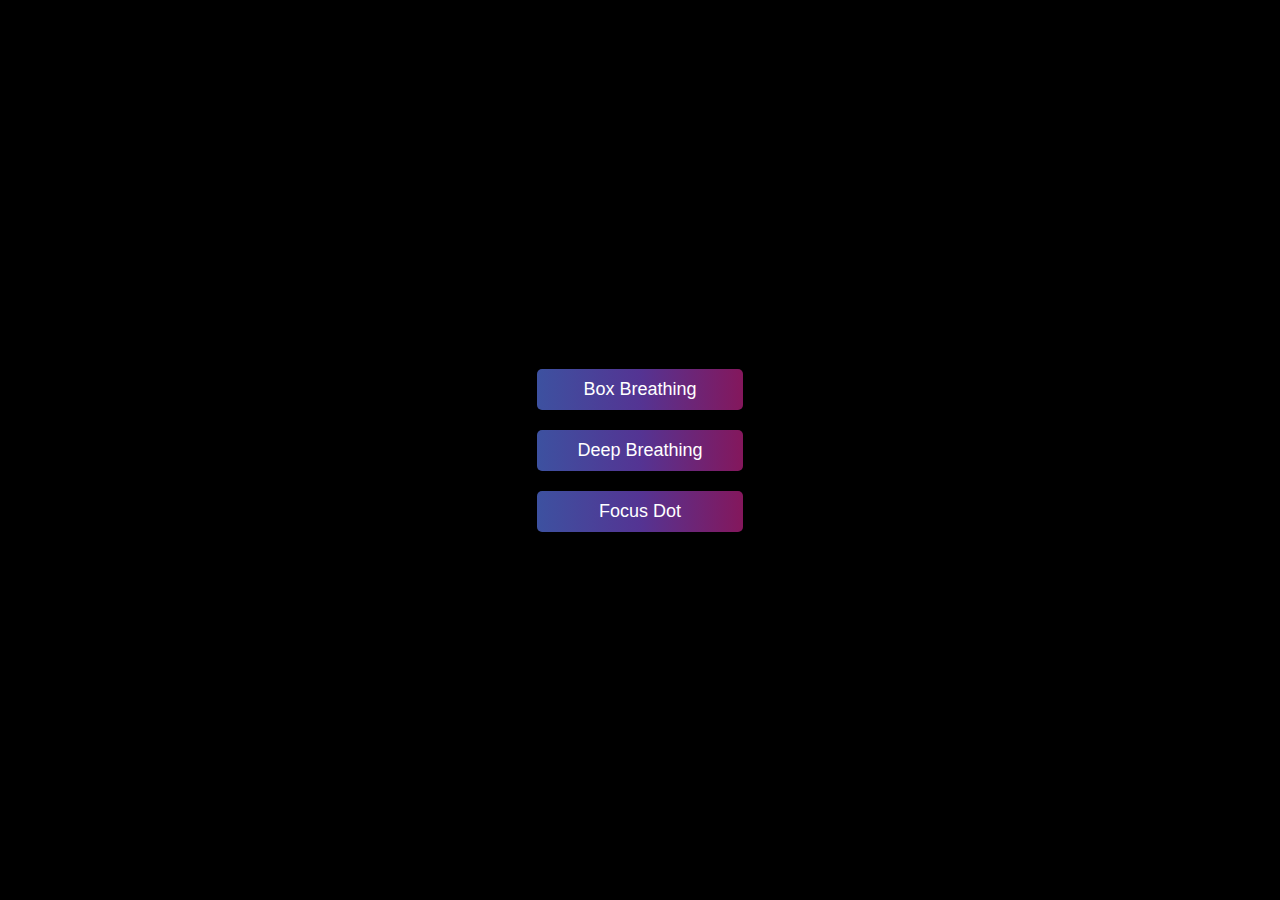
<file: index.html>
<!DOCTYPE html>
<html lang="en">
<head>
    <meta charset="UTF-8">
    <meta name="viewport" content="width=device-width, initial-scale=1.0">
    <meta name="theme-color" content="#000" />
    <link rel="apple-touch-icon" href="./icons/icon_180.png">
    <link rel="icon" type="image/png" href="./icons/icon_64.png"/>
    <link rel="manifest" href="./manifest.webmanifest" />
    <title>Focus Breathing</title>
    <style>
        body {
            margin: 0;
            padding: 0;
            display: flex;
            justify-content: center;
            align-items: center;
            height: 100vh;
            background-color: #000;
            font-family: Arial,sans-serif;
        }
        .button {
            padding: 10px 20px;
            font-size: 18px;
            cursor: pointer;
            background: linear-gradient(to right, #3D51A0, #543493, #84175C);
            color: white;
            border: none;
            border-radius: 5px;
            margin: 10px 0;
            text-decoration: none;
            width: 100%;
            text-align: center;
        }
        #main {
            display: flex;
            flex-direction: column;
            justify-content: center;
            align-items: center;
        }
    </style>
</head>
<body>
    <div id="main">
        <a href="./boxbreathing/" class="button">Box Breathing</a>
        <a href="./deepbreathing/" class="button">Deep Breathing</a>
        <a href="./focusdot/" class="button">Focus Dot</a>
    </div>

    <script>
        if ('serviceWorker' in navigator) {
            navigator.serviceWorker
                .register('./sw.js', {scope: './'})
                .then((registration) => {
                    registration.update()
                })
        };
    </script>
</body>
</html>
</file>
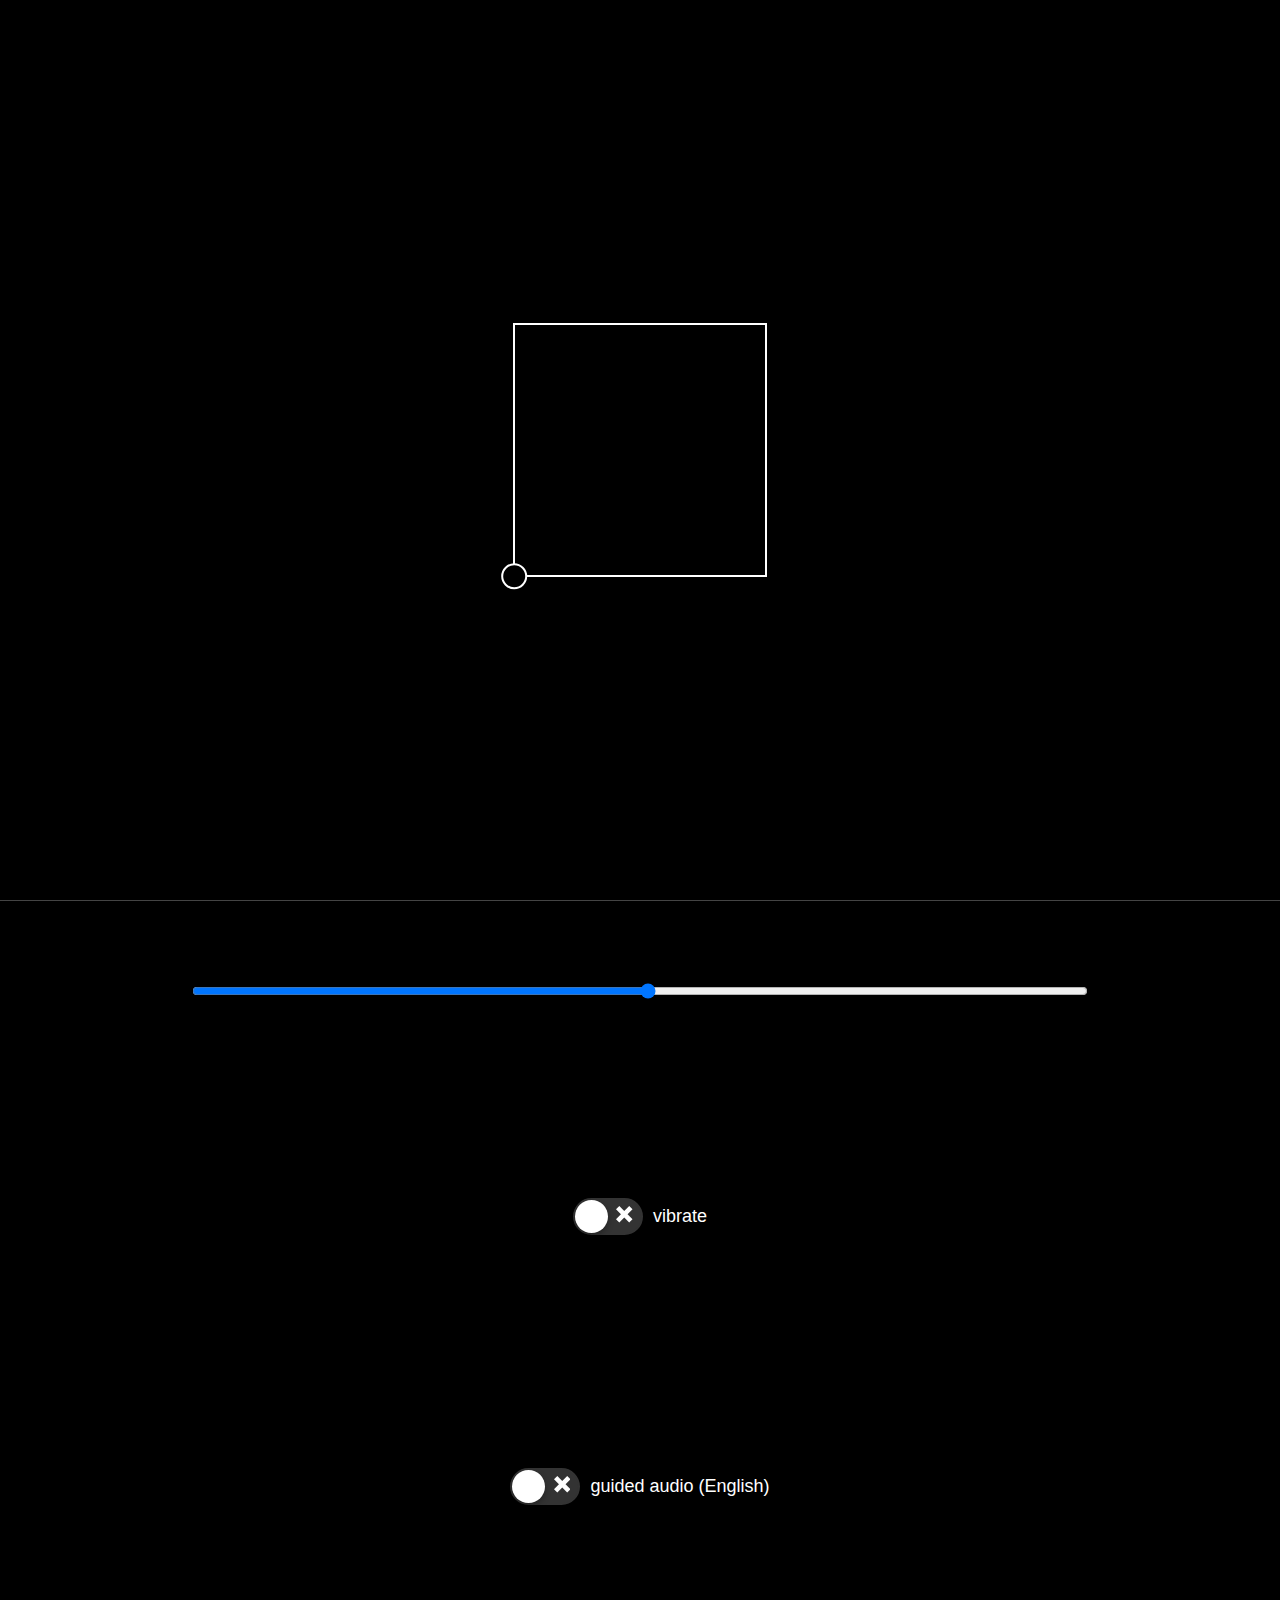
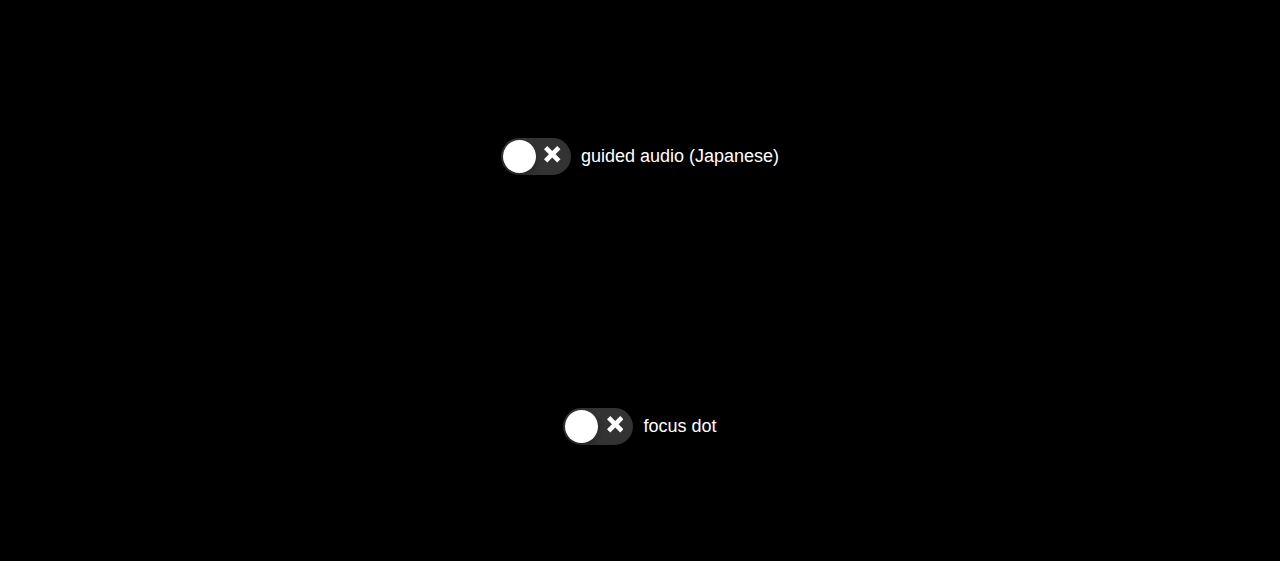
<file: boxbreathing/index.html>
<!DOCTYPE html>
<html lang="en">
<head>
    <meta charset="UTF-8">
    <meta http-equiv="X-UA-Compatible" content="IE=edge">
    <meta name="viewport" content="width=device-width, initial-scale=1.0">
    <meta name="theme-color" content="#000000" />
    <title>Box Breathing</title>
    <link rel="stylesheet" href="../checkbox.css">
    <script>
        window.addEventListener('load', () => {
            const count = document.getElementById("count");
            const pinput = document.getElementById("pi_input");
            const boxel = document.getElementById('box');
            const el = document.getElementById('breath-indicator');
            const el2 = document.getElementById('dot');
            const vibratebox = document.getElementById('vibrate');
            const gaenbox = document.getElementById('guided-audio-en');
            const gajabox = document.getElementById('guided-audio-ja');
            const focusdot = document.getElementById('focus-dot');
            const focuspoint = document.getElementById('focus-point');
            var timer1 = null;
            var timer2 = null;
            var animationInterval = null;
            var cnt = 0;
            var cnta = 0;
            var audioFileName = "";

            pinput.addEventListener("input", (event) => {
                animationRestart()
            });

            vibratebox.addEventListener("change", () => {
                animationRestart()
            });

            gaenbox.addEventListener("change", () => {
                animationRestart()
            });

            gajabox.addEventListener("change", () => {
                animationRestart()
            });

            focusdot.addEventListener("change", () => {
                animationRestart()
            });

            function animationRestart() {
                clearInterval(timer1);
                clearInterval(timer2);
                clearInterval(animationInterval);
                cnt = 0;
                cnta = 0;
                if (vibratebox.checked) {
                    timer1 = setInterval(vibrateEvent, 4000);
                }
                if (gaenbox.checked || gajabox.checked) {
                    timer2 = setInterval(guidedAudio, 4000);
                }
                if (focusdot.checked) {
                    el.style.opacity = 0.0;
                    focuspoint.style.display = 'block';
                    if (vibratebox.checked || gaenbox.checked || gajabox.checked) {
                        boxel.style.opacity = 0.0;
                        el2.style.opacity = 0.0;
                    } else {
                        boxel.style.opacity = 0.4;
                        el2.style.opacity = 0.4;
                    }
                    animationInterval = setInterval(animateFocusPoint, 1000);
                } else {
                    boxel.style.opacity = 1.0;
                    el.style.opacity = 1.0;
                    el2.style.opacity = 1.0;
                    focuspoint.style.display = 'none';
                }
                count.textContent = pinput.value + " (" + toTime(pinput.valueAsNumber * 16) + ")";
                el.style.animation = 'none';
                el.offsetHeight;
                el.style.animation = null;
                el.style.animationIterationCount = pinput.valueAsNumber + 0.25;
                el2.style.animation = 'none';
                el2.offsetHeight;
                el2.style.animation = null;
                el2.style.animationIterationCount = pinput.valueAsNumber + 0.25;
            }

            function vibrateEvent() {
                cnt++;
                if (cnt > pinput.valueAsNumber * 4 && timer1 != null) {
                    clearInterval(timer1);
                    cnt = 0;
                    setTimeout(() => {
                        navigator.vibrate(1001);
                    }, 500);
                }
                navigator.vibrate(1001);
                setTimeout(() => {
                    navigator.vibrate(0);
                }, 150);
            }

            function guidedAudio() {
                cnta++;
                var audio = new Audio();
                audioFileName = gaenbox.checked ? "en" : "ja"
                if (cnta > pinput.valueAsNumber * 4 && timer2 != null) {
                    clearInterval(timer2);
                    cnta = 0;
                    audio.src = '../guided_audio/finish_' + audioFileName + '.mp3';
                }
                switch ((cnta - 1) % 4 + 1) {
                    case 1:
                        audio.src = '../guided_audio/inhale_' + audioFileName + '.mp3';
                        break;
                    case 2:
                        audio.src = '../guided_audio/hold_' + audioFileName + '.mp3';
                        break;
                    case 3:
                        audio.src = '../guided_audio/exhale_' + audioFileName + '.mp3';
                        break;
                    case 4:
                        audio.src = '../guided_audio/hold_' + audioFileName + '.mp3';
                        break;
                    default:
                }
                audio.play();
            }

            function animateFocusPoint() {
                focuspoint.style.transform = 'scale(1.2)';
                setTimeout(() => {
                    focuspoint.style.transform = 'scale(1)';
                }, 500);
            }
        })

        function toTime(seconds) {
            var date = new Date(null);
            date.setSeconds(seconds);
            return date.toISOString().substr(14, 5);
        }

        let wakeLock = null;

        const requestWakeLock = async () => {
            try {
                wakeLock = await navigator.wakeLock.request('screen');
            } catch (err) {
            }
        };

        requestWakeLock();

        window.setTimeout(() => {
            wakeLock.release();
            wakeLock = null;
        }, 1000*60*16);

        const handleVisibilityChange = async () => {
            if (wakeLock !== null && document.visibilityState === 'visible') {
                requestWakeLock();
            }
        };

        document.addEventListener('visibilitychange', handleVisibilityChange);
    </script>
</head>
<body>
    <div id="visual">
        <div id="box-breathing-container">
            <div id="box-container">
                <div id="box"></div>
                <div id="breath-indicator"></div>
                <div id="dot"></div>
                <div id="focus-point"></div>
            </div>
        </div>
        <div id="count-container">
            <input type="range" id="pi_input" name="pi_input" min="0" max="57" style="width: 70%;" />
            <output id="count"></output>
        </div>
        <div id="checkbox-container">
            <div class="ic-Super-toggle--on-off">
                <input type="checkbox" id="vibrate" name="vibrate" class="ic-Super-toggle__input" />
                <label class="ic-Super-toggle__label" for="vibrate">
                    <div class="ic-Super-toggle__screenreader">Enable flux capacitor</div>
                    <div class="ic-Super-toggle__disabled-msg" data-checked="On" data-unchecked="Off" aria-hidden="true"></div>
                    <div class="ic-Super-toggle-switch" aria-hidden="true">
                    <div class="ic-Super-toggle-option-LEFT" aria-hidden="true">
                        <svg class="ic-Super-toggle__svg" xmlns="http://www.w3.org/2000/svg" version="1.1" x="0" y="0" width="548.9" height="548.9" viewBox="0 0 548.9 548.9" xml:space="preserve"><polygon points="449.3 48 195.5 301.8 99.5 205.9 0 305.4 95.9 401.4 195.5 500.9 295 401.4 548.9 147.5 "></polygon></svg>
                    </div>
                    <div class="ic-Super-toggle-option-RIGHT" aria-hidden="true">
                        <svg class="ic-Super-toggle__svg" xmlns="http://www.w3.org/2000/svg" version="1.1" x="0" y="0" viewBox="0 0 28 28" xml:space="preserve"><polygon points="28 22.4 19.6 14 28 5.6 22.4 0 14 8.4 5.6 0 0 5.6 8.4 14 0 22.4 5.6 28 14 19.6 22.4 28 " fill="#030104"></polygon></svg>
                    </div>
                    </div>
                </label>
            </div>
            <label for="vibrate" style="margin-left: 10px;">vibrate</label>
        </div>
        <div id="checkbox-container">
            <div class="ic-Super-toggle--on-off">
                <input type="checkbox" id="guided-audio-en" name="guided-audio-en" class="ic-Super-toggle__input" />
                <label class="ic-Super-toggle__label" for="guided-audio-en">
                    <div class="ic-Super-toggle__screenreader">Enable flux capacitor</div>
                    <div class="ic-Super-toggle__disabled-msg" data-checked="On" data-unchecked="Off" aria-hidden="true"></div>
                    <div class="ic-Super-toggle-switch" aria-hidden="true">
                    <div class="ic-Super-toggle-option-LEFT" aria-hidden="true">
                        <svg class="ic-Super-toggle__svg" xmlns="http://www.w3.org/2000/svg" version="1.1" x="0" y="0" width="548.9" height="548.9" viewBox="0 0 548.9 548.9" xml:space="preserve"><polygon points="449.3 48 195.5 301.8 99.5 205.9 0 305.4 95.9 401.4 195.5 500.9 295 401.4 548.9 147.5 "></polygon></svg>
                    </div>
                    <div class="ic-Super-toggle-option-RIGHT" aria-hidden="true">
                        <svg class="ic-Super-toggle__svg" xmlns="http://www.w3.org/2000/svg" version="1.1" x="0" y="0" viewBox="0 0 28 28" xml:space="preserve"><polygon points="28 22.4 19.6 14 28 5.6 22.4 0 14 8.4 5.6 0 0 5.6 8.4 14 0 22.4 5.6 28 14 19.6 22.4 28 " fill="#030104"></polygon></svg>
                    </div>
                    </div>
                </label>
            </div>
            <label for="guided-audio-en" style="margin-left: 10px;">guided audio (English)</label>
        </div>
        <div id="checkbox-container">
            <div class="ic-Super-toggle--on-off">
                <input type="checkbox" id="guided-audio-ja" name="guided-audio-ja" class="ic-Super-toggle__input" />
                <label class="ic-Super-toggle__label" for="guided-audio-ja">
                    <div class="ic-Super-toggle__screenreader">Enable flux capacitor</div>
                    <div class="ic-Super-toggle__disabled-msg" data-checked="On" data-unchecked="Off" aria-hidden="true"></div>
                    <div class="ic-Super-toggle-switch" aria-hidden="true">
                    <div class="ic-Super-toggle-option-LEFT" aria-hidden="true">
                        <svg class="ic-Super-toggle__svg" xmlns="http://www.w3.org/2000/svg" version="1.1" x="0" y="0" width="548.9" height="548.9" viewBox="0 0 548.9 548.9" xml:space="preserve"><polygon points="449.3 48 195.5 301.8 99.5 205.9 0 305.4 95.9 401.4 195.5 500.9 295 401.4 548.9 147.5 "></polygon></svg>
                    </div>
                    <div class="ic-Super-toggle-option-RIGHT" aria-hidden="true">
                        <svg class="ic-Super-toggle__svg" xmlns="http://www.w3.org/2000/svg" version="1.1" x="0" y="0" viewBox="0 0 28 28" xml:space="preserve"><polygon points="28 22.4 19.6 14 28 5.6 22.4 0 14 8.4 5.6 0 0 5.6 8.4 14 0 22.4 5.6 28 14 19.6 22.4 28 " fill="#030104"></polygon></svg>
                    </div>
                    </div>
                </label>
            </div>
            <label for="guided-audio-ja" style="margin-left: 10px;">guided audio (Japanese)</label>
        </div>
        <div id="checkbox-container">
            <div class="ic-Super-toggle--on-off">
                <input type="checkbox" id="focus-dot" name="focus-dot" class="ic-Super-toggle__input" />
                <label class="ic-Super-toggle__label" for="focus-dot">
                    <div class="ic-Super-toggle__screenreader">Enable flux capacitor</div>
                    <div class="ic-Super-toggle__disabled-msg" data-checked="On" data-unchecked="Off" aria-hidden="true"></div>
                    <div class="ic-Super-toggle-switch" aria-hidden="true">
                    <div class="ic-Super-toggle-option-LEFT" aria-hidden="true">
                        <svg class="ic-Super-toggle__svg" xmlns="http://www.w3.org/2000/svg" version="1.1" x="0" y="0" width="548.9" height="548.9" viewBox="0 0 548.9 548.9" xml:space="preserve"><polygon points="449.3 48 195.5 301.8 99.5 205.9 0 305.4 95.9 401.4 195.5 500.9 295 401.4 548.9 147.5 "></polygon></svg>
                    </div>
                    <div class="ic-Super-toggle-option-RIGHT" aria-hidden="true">
                        <svg class="ic-Super-toggle__svg" xmlns="http://www.w3.org/2000/svg" version="1.1" x="0" y="0" viewBox="0 0 28 28" xml:space="preserve"><polygon points="28 22.4 19.6 14 28 5.6 22.4 0 14 8.4 5.6 0 0 5.6 8.4 14 0 22.4 5.6 28 14 19.6 22.4 28 " fill="#030104"></polygon></svg>
                    </div>
                    </div>
                </label>
            </div>
            <label for="focus-dot" style="margin-left: 10px;">focus dot</label>
        </div>
    </div>
</body>
<style>
    :root {
        --bg-color: #000000;

        --animation-options: 16s infinite cubic-bezier(0.2, 0, 0.8, 1);

        --dot-size: 1.2rem;
        --box-border-width: 2px;
        --box-border-color: white;
        --box-side-length: calc(min(50vmin, 250px));
        --box-fill-color-transition: #47535E;
        --box-fill-color: #8EA6BB;

        --breath-gradient: linear-gradient(
            135deg,
            var(--box-fill-color) 0%,
            var(--box-fill-color-transition) 30%,
            var(--bg-color) 75%
        );


        font-size: calc(min(18px, 5vmin));

    }

    body {
        background-color: var(--bg-color);
        color: var(--box-border-color);
        font-family: Arial,sans-serif;
        margin: 0;
    }

    :root::-webkit-scrollbar { width: 0 }
    :root { scrollbar-width: none; }

    #box-breathing-container {
        display: flex;
        justify-content: center;
        align-items: center;
        height: 100vh;

        border-bottom: 1px solid #444;
    }

    #box-container {
        display: flex;
        justify-content: center;
        align-items: center;
        position: relative;
    }
    
    #box {
        width: var(--box-side-length);
        height: var(--box-side-length);
        border: var(--box-border-width) solid var(--box-border-color);
    }

    #count-container {
        display: flex;
        flex-flow: column;
        justify-content: center;
        align-items: center;
        height: 20vh;
    }

    #checkbox-container {
        display: flex;
        justify-content: center;
        align-items: center;
        height: 30vh;
    }
    
    #breath-indicator {
        background: var(--breath-gradient);
        background-size: 700% 700%;
        width: 100%;
        position: absolute;
        box-sizing: border-box;
        bottom: 0;
        border-top: var(--box-border-width) solid var(--box-border-color);
        z-index: -1;

        animation: breath-indicator-animation var(--animation-options);
    }

    @keyframes breath-indicator-animation {
        0% { height: 0%; background-position: 100% 50%; }
        25% { height: 0%; background-position: 100% 50%; }
        50% { height: 100%; background-position: 0% 0%; }
        75% { height: 100%; background-position: 0% 0%; }
        100% { height: 0%; background-position: 100% 50%; }
    }

    #dot {
        width: var(--dot-size);
        height: var(--dot-size);
        position: absolute;
        transform: translate(-50%, -50%);
        border: var(--box-border-width) solid var(--box-border-color);
        border-radius: 400rem;
        background: #000000;
        animation: dot-animation var(--animation-options);
        
        display: flex;
        justify-content: center;
        align-items: center;
        font-size: 0.7em;

        font-family: monospace;
        font-weight: 800;
        color: #ffff;

        left: calc(0% + var(--box-border-width)/2);
        top: calc(100% - var(--box-border-width)/2);
    }

    @keyframes dot-animation {
        0% {
            left: calc(100% - var(--box-border-width)/2);
            top: calc(100% - var(--box-border-width)/2);
            background-position: 100% 50%;
        }
        25% {
            left: calc(0% + var(--box-border-width)/2);
            top: calc(100% - var(--box-border-width)/2);
            background-position: 100% 50%;
        }
        50% {
            left: calc(0% + var(--box-border-width)/2);
            top: calc(0% + var(--box-border-width)/2);
            background-position: 0% 0%;
        }
        75% {
            left: calc(100% - var(--box-border-width)/2);
            top: calc(0% + var(--box-border-width)/2);
            background-position: 0% 0%;
        }
        100% {
            left: calc(100% - var(--box-border-width)/2);
            top: calc(100% - var(--box-border-width)/2);
            background-position: 100% 50%;
        }
    }

    #focus-point {
        width: 10px;
        height: 10px;
        background-color: var(--box-fill-color);
        border-radius: 50%;
        transition: transform 0.5s ease;
        position: absolute;
        display: none;
    }
</style>
</html>
</file>
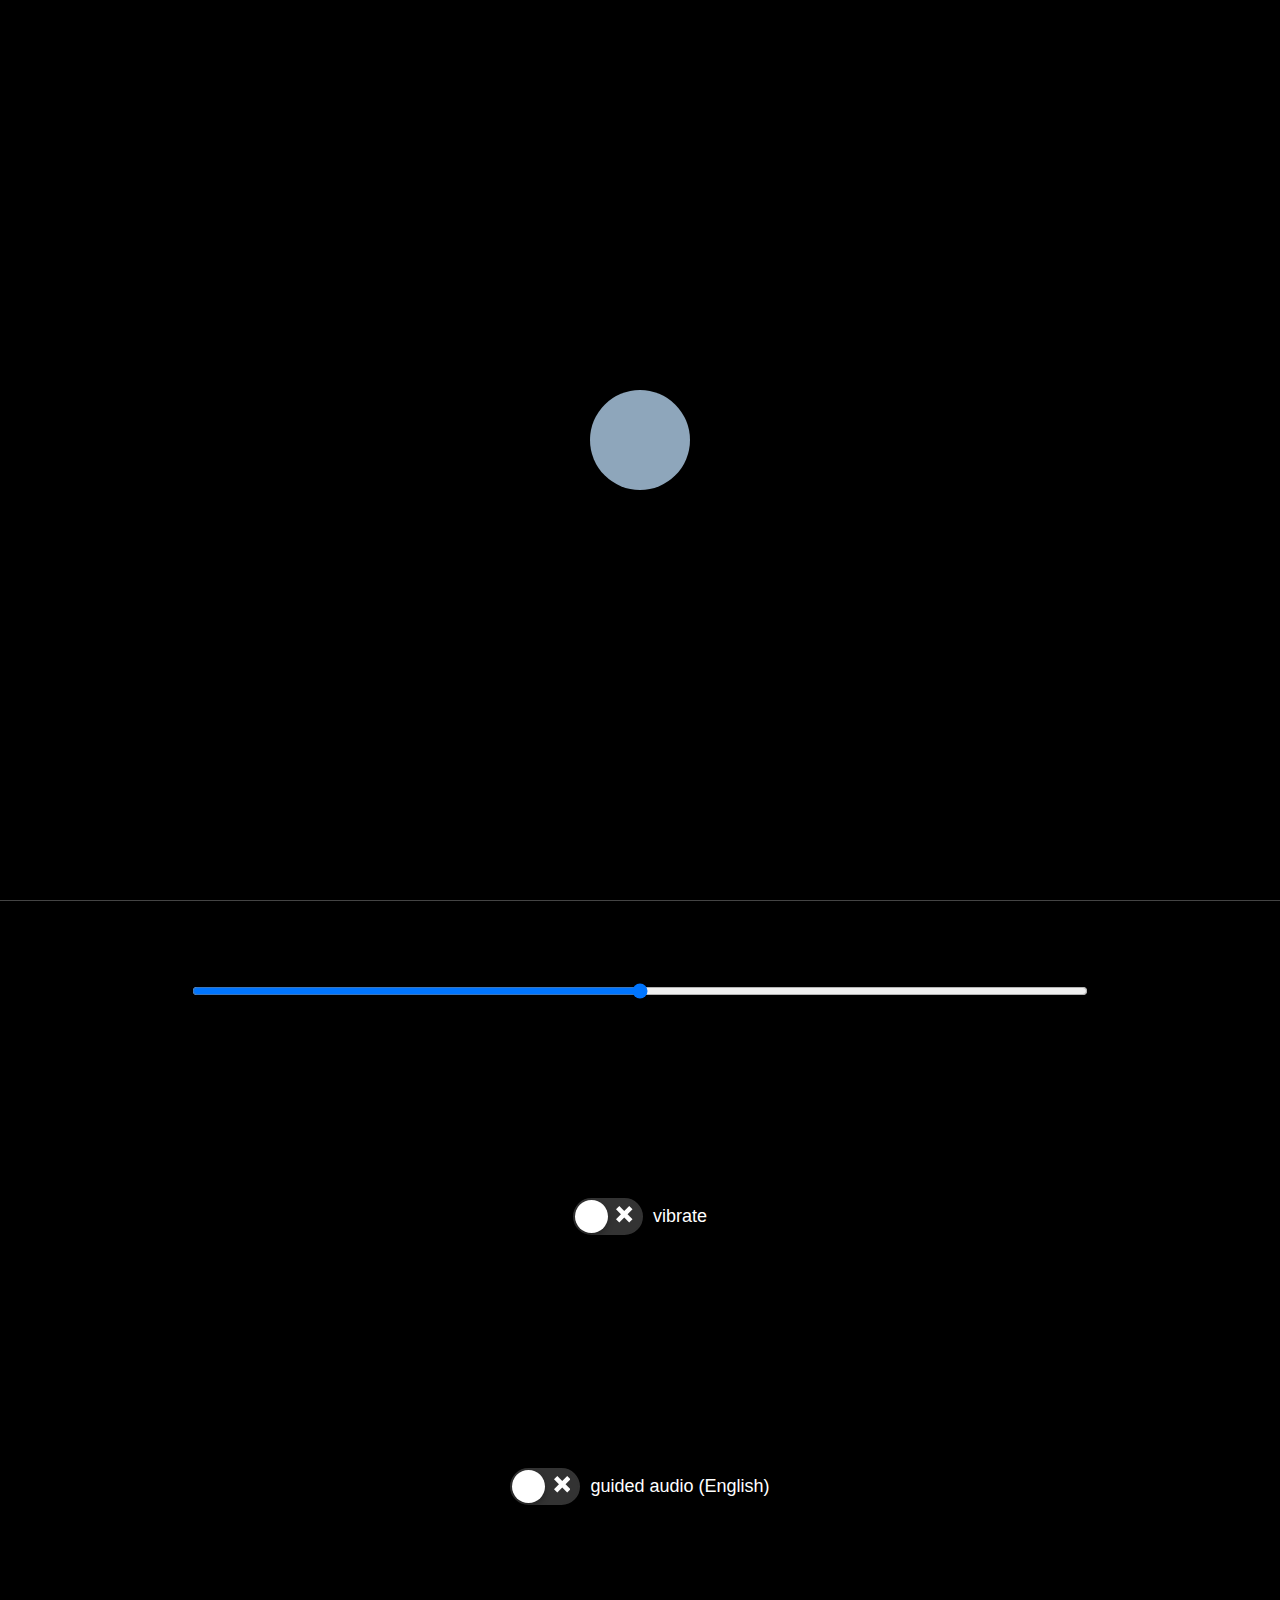
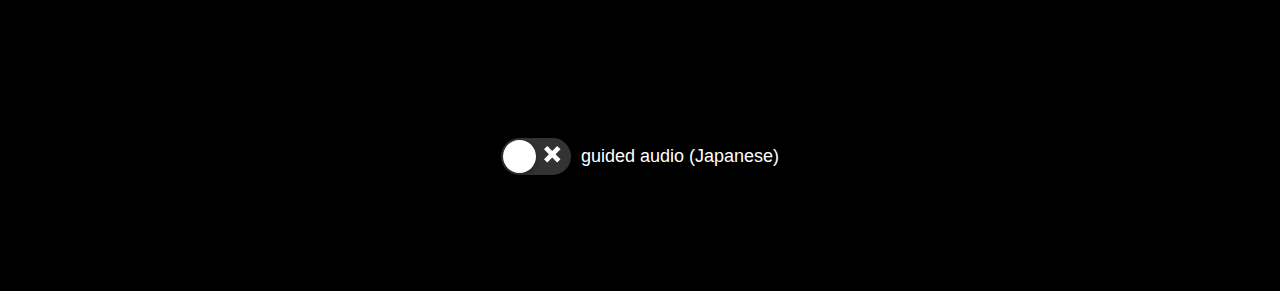
<file: deepbreathing/index.html>
<!DOCTYPE html>
<html lang="en">
<head>
    <meta charset="UTF-8">
    <meta http-equiv="X-UA-Compatible" content="IE=edge">
    <meta name="viewport" content="width=device-width, initial-scale=1.0">
    <meta name="theme-color" content="#000000" />
    <title>Deep Breathing</title>
    <link rel="stylesheet" href="../checkbox.css">
    <script>
        window.addEventListener('load', () => {
            const count = document.getElementById("count");
            const pinput = document.getElementById("pi_input");
            const circle = document.getElementById('circle');
            const vibratebox = document.getElementById('vibrate');
            const gaenbox = document.getElementById('guided-audio-en');
            const gajabox = document.getElementById('guided-audio-ja');
            var timer1 = null;
            var timer2 = null;
            var cnt = 0;
            var cnta = 0;
            var audioFileName = "";

            pinput.addEventListener("input", (event) => {
                animationRestart()
            });

            vibratebox.addEventListener("change", () => {
                animationRestart()
            });

            gaenbox.addEventListener("change", () => {
                animationRestart()
            });

            gajabox.addEventListener("change", () => {
                animationRestart()
            });

            function animationRestart() {
                clearInterval(timer1);
                clearInterval(timer2);
                cnt = 0;
                cnta = 0;
                if (vibratebox.checked) {
                    timer1 = setInterval(vibrateEvent, 5000);
                }
                if (gaenbox.checked || gajabox.checked) {
                    timer2 = setInterval(guidedAudio, 5000);
                }
                count.textContent = pinput.value + " (" + toTime(pinput.valueAsNumber * 10) + ")";
                circle.style.animation = 'none';
                circle.offsetHeight;
                circle.style.animation = null;
                circle.style.animationIterationCount = pinput.valueAsNumber + 0.5;
            }

            function vibrateEvent() {
                cnt++;
                if (cnt > pinput.valueAsNumber * 2 && timer1 != null) {
                    clearInterval(timer1);
                    cnt = 0;
                    setTimeout(() => {
                        navigator.vibrate(1001);
                    }, 500);
                }
                navigator.vibrate(1001);
                setTimeout(() => {
                    navigator.vibrate(0);
                }, 150);
            }

            function guidedAudio() {
                cnta++;
                var audio = new Audio();
                audioFileName = gaenbox.checked ? "en" : "ja"
                if (cnta > pinput.valueAsNumber * 2 && timer2 != null) {
                    clearInterval(timer2);
                    cnta = 0;
                    audio.src = '../guided_audio/finish_' + audioFileName + '.mp3';
                }
                switch ((cnta - 1) % 2 + 1) {
                    case 1:
                        audio.src = '../guided_audio/inhale_' + audioFileName + '.mp3';
                        break;
                    case 2:
                        audio.src = '../guided_audio/exhale_' + audioFileName + '.mp3';
                        break;
                    default:
                }
                audio.play();
            }
        })

        function toTime(seconds) {
            var date = new Date(null);
            date.setSeconds(seconds);
            return date.toISOString().substr(14, 5);
        }

        let wakeLock = null;

        const requestWakeLock = async () => {
            try {
                wakeLock = await navigator.wakeLock.request('screen');
            } catch (err) {
            }
        };

        requestWakeLock();

        window.setTimeout(() => {
            wakeLock.release();
            wakeLock = null;
        }, 1000*60*16);

        const handleVisibilityChange = async () => {
            if (wakeLock !== null && document.visibilityState === 'visible') {
                requestWakeLock();
            }
        };

        document.addEventListener('visibilitychange', handleVisibilityChange);
    </script>
</head>
<body>
    <div id="visual">
        <div id="breathing-container">
            <div id="circle"></div>
        </div>
        <div id="count-container">
            <input type="range" id="pi_input" name="pi_input" min="0" max="90" style="width: 70%;" />
            <output id="count"></output>
        </div>
        <div id="checkbox-container">
            <div class="ic-Super-toggle--on-off">
                <input type="checkbox" id="vibrate" name="vibrate" class="ic-Super-toggle__input" />
                <label class="ic-Super-toggle__label" for="vibrate">
                    <div class="ic-Super-toggle__screenreader">Enable flux capacitor</div>
                    <div class="ic-Super-toggle__disabled-msg" data-checked="On" data-unchecked="Off" aria-hidden="true"></div>
                    <div class="ic-Super-toggle-switch" aria-hidden="true">
                    <div class="ic-Super-toggle-option-LEFT" aria-hidden="true">
                        <svg class="ic-Super-toggle__svg" xmlns="http://www.w3.org/2000/svg" version="1.1" x="0" y="0" width="548.9" height="548.9" viewBox="0 0 548.9 548.9" xml:space="preserve"><polygon points="449.3 48 195.5 301.8 99.5 205.9 0 305.4 95.9 401.4 195.5 500.9 295 401.4 548.9 147.5 "></polygon></svg>
                    </div>
                    <div class="ic-Super-toggle-option-RIGHT" aria-hidden="true">
                        <svg class="ic-Super-toggle__svg" xmlns="http://www.w3.org/2000/svg" version="1.1" x="0" y="0" viewBox="0 0 28 28" xml:space="preserve"><polygon points="28 22.4 19.6 14 28 5.6 22.4 0 14 8.4 5.6 0 0 5.6 8.4 14 0 22.4 5.6 28 14 19.6 22.4 28 " fill="#030104"></polygon></svg>
                    </div>
                    </div>
                </label>
            </div>
            <label for="vibrate" style="margin-left: 10px;">vibrate</label>
        </div>
        <div id="checkbox-container">
            <div class="ic-Super-toggle--on-off">
                <input type="checkbox" id="guided-audio-en" name="guided-audio-en" class="ic-Super-toggle__input" />
                <label class="ic-Super-toggle__label" for="guided-audio-en">
                    <div class="ic-Super-toggle__screenreader">Enable flux capacitor</div>
                    <div class="ic-Super-toggle__disabled-msg" data-checked="On" data-unchecked="Off" aria-hidden="true"></div>
                    <div class="ic-Super-toggle-switch" aria-hidden="true">
                    <div class="ic-Super-toggle-option-LEFT" aria-hidden="true">
                        <svg class="ic-Super-toggle__svg" xmlns="http://www.w3.org/2000/svg" version="1.1" x="0" y="0" width="548.9" height="548.9" viewBox="0 0 548.9 548.9" xml:space="preserve"><polygon points="449.3 48 195.5 301.8 99.5 205.9 0 305.4 95.9 401.4 195.5 500.9 295 401.4 548.9 147.5 "></polygon></svg>
                    </div>
                    <div class="ic-Super-toggle-option-RIGHT" aria-hidden="true">
                        <svg class="ic-Super-toggle__svg" xmlns="http://www.w3.org/2000/svg" version="1.1" x="0" y="0" viewBox="0 0 28 28" xml:space="preserve"><polygon points="28 22.4 19.6 14 28 5.6 22.4 0 14 8.4 5.6 0 0 5.6 8.4 14 0 22.4 5.6 28 14 19.6 22.4 28 " fill="#030104"></polygon></svg>
                    </div>
                    </div>
                </label>
            </div>
            <label for="guided-audio-en" style="margin-left: 10px;">guided audio (English)</label>
        </div>
        <div id="checkbox-container">
            <div class="ic-Super-toggle--on-off">
                <input type="checkbox" id="guided-audio-ja" name="guided-audio-ja" class="ic-Super-toggle__input" />
                <label class="ic-Super-toggle__label" for="guided-audio-ja">
                    <div class="ic-Super-toggle__screenreader">Enable flux capacitor</div>
                    <div class="ic-Super-toggle__disabled-msg" data-checked="On" data-unchecked="Off" aria-hidden="true"></div>
                    <div class="ic-Super-toggle-switch" aria-hidden="true">
                    <div class="ic-Super-toggle-option-LEFT" aria-hidden="true">
                        <svg class="ic-Super-toggle__svg" xmlns="http://www.w3.org/2000/svg" version="1.1" x="0" y="0" width="548.9" height="548.9" viewBox="0 0 548.9 548.9" xml:space="preserve"><polygon points="449.3 48 195.5 301.8 99.5 205.9 0 305.4 95.9 401.4 195.5 500.9 295 401.4 548.9 147.5 "></polygon></svg>
                    </div>
                    <div class="ic-Super-toggle-option-RIGHT" aria-hidden="true">
                        <svg class="ic-Super-toggle__svg" xmlns="http://www.w3.org/2000/svg" version="1.1" x="0" y="0" viewBox="0 0 28 28" xml:space="preserve"><polygon points="28 22.4 19.6 14 28 5.6 22.4 0 14 8.4 5.6 0 0 5.6 8.4 14 0 22.4 5.6 28 14 19.6 22.4 28 " fill="#030104"></polygon></svg>
                    </div>
                    </div>
                </label>
            </div>
            <label for="guided-audio-ja" style="margin-left: 10px;">guided audio (Japanese)</label>
        </div>
    </div>
</body>
<style>
    :root {
        --bg-color: #000;
        font-size: calc(min(18px, 5vmin));
    }

    #circle {
        width: 100px;
        height: 100px;
        border-radius: 50%;
        background-color: #8ea6bb;
        margin: 0 auto 20px;
        animation: breathe 10s ease-in-out infinite;
    }

    @keyframes breathe {
        0%, 100% {
            transform: scale(3);
        }
        50% {
            transform: scale(1);
        }
    }

    body {
        font-family: Arial,sans-serif;
        background-color: var(--bg-color);
        color: white;
        margin: 0;
    }

    :root::-webkit-scrollbar { width: 0 }
    :root { scrollbar-width: none; }
    
    #breathing-container {
        display: flex;
        justify-content: center;
        align-items: center;
        height: 100vh;

        border-bottom: 1px solid #444;
    }

    #count-container {
        display: flex;
        flex-flow: column;
        justify-content: center;
        align-items: center;
        height: 20vh;
    }

    #checkbox-container {
        display: flex;
        justify-content: center;
        align-items: center;
        height: 30vh;
    }
</style>
</html>
</file>
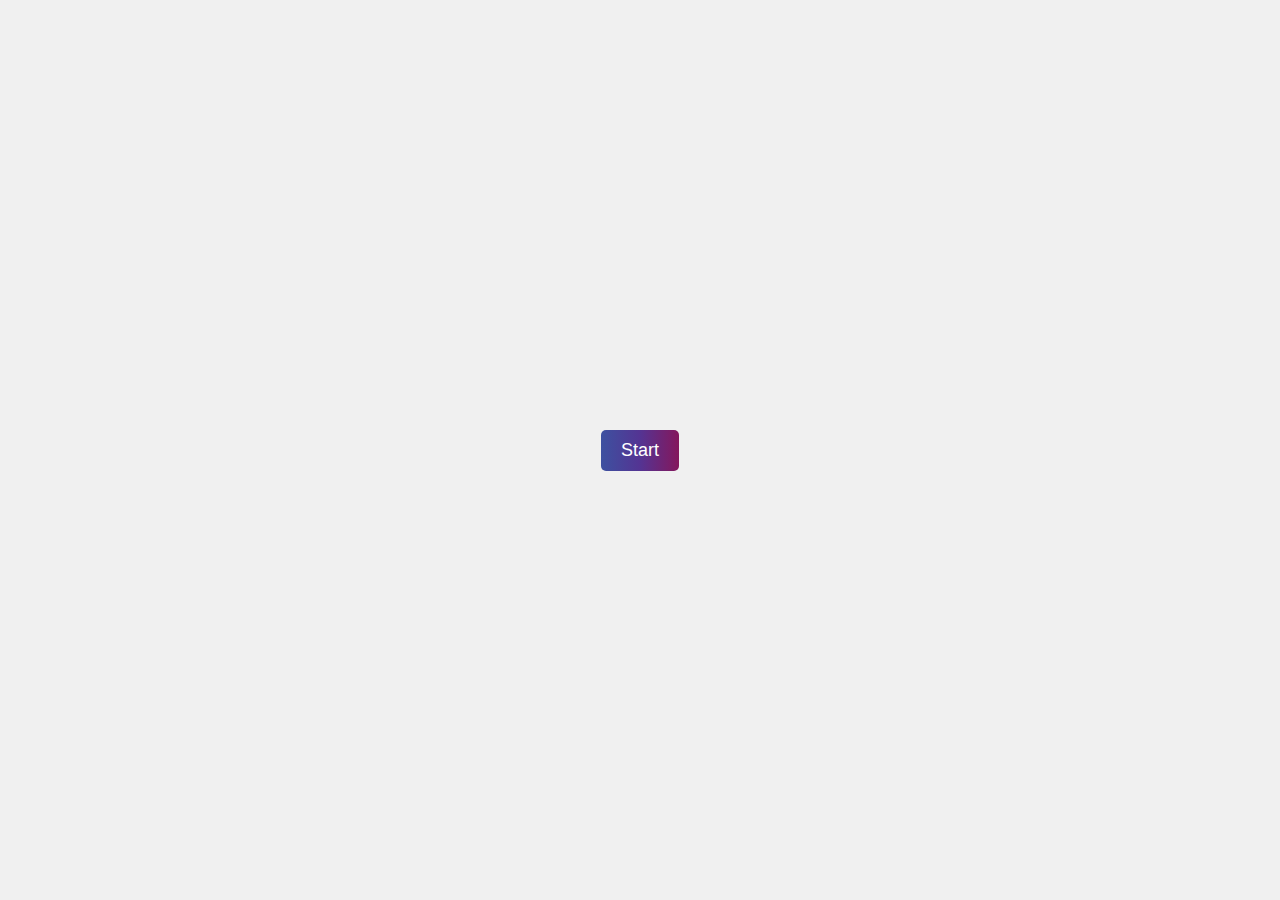
<file: focusdot/index.html>
<!DOCTYPE html>
<html lang="ja">
<head>
    <meta charset="UTF-8">
    <meta name="viewport" content="width=device-width, initial-scale=1.0">
    <meta name="theme-color" content="#f0f0f0" />
    <title>Focus Dot</title>
    <style>
        body {
            margin: 0;
            padding: 0;
            display: flex;
            justify-content: center;
            align-items: center;
            height: 100vh;
            background-color: #f0f0f0;
            font-family: Arial,sans-serif;
        }
        #focus-point {
            width: 10px;
            height: 10px;
            background-color: #000;
            border-radius: 50%;
            transition: transform 0.5s ease;
            display: none;
        }
        .button {
            padding: 10px 20px;
            font-size: 18px;
            cursor: pointer;
            /* background-color: #4CAF50; */
            background: linear-gradient(to right, #3D51A0, #543493, #84175C);
            color: white;
            border: none;
            border-radius: 5px;
        }
        #start-button {
            position: absolute;
        }
        #restart-button {
            position: absolute;
            bottom: 20px;
            display: none;
        }
    </style>
</head>
<body>
    <div id="focus-point"></div>
    <button id="start-button" class="button">Start</button>
    <button id="restart-button" class="button">Restart</button>

    <script>
        const focusPoint = document.getElementById('focus-point');
        const startButton = document.getElementById('start-button');
        const restartButton = document.getElementById('restart-button');
        let animationInterval;
        let disappearTimeout;
        let wakeLock = null;
        var restartCount = 0;

        function animateFocusPoint() {
            focusPoint.style.transform = 'scale(1.2)';
            setTimeout(() => {
                focusPoint.style.transform = 'scale(1)';
            }, 500);
        }

        function startFocusSession() {
            focusPoint.style.display = 'block';
            startButton.style.display = 'none';
            restartButton.style.display = 'none';

            restartCount = ++restartCount;
            restartButton.textContent = "Restart (" + restartCount + ")";
            
            animationInterval = setInterval(animateFocusPoint, 1000);

            const requestWakeLock = async () => {
                try {
                    wakeLock = await navigator.wakeLock.request('screen');
                } catch (err) {
                }
            };

            requestWakeLock();
            
            disappearTimeout = setTimeout(() => {
                clearInterval(animationInterval);
                focusPoint.style.display = 'none';
                restartButton.style.display = 'block';
                wakeLock.release();
                wakeLock = null;
            }, 60000);
        }

        function restartSession() {
            clearInterval(animationInterval);
            clearTimeout(disappearTimeout);
            startFocusSession();
        }

        startButton.addEventListener('click', startFocusSession);
        restartButton.addEventListener('click', restartSession);
    </script>
</body>
</html>
</file>
<file: checkbox.css>
.ic-Super-toggle__label {
  box-sizing: border-box;
  margin: 0;
  -webkit-user-select: none;
     -moz-user-select: none;
      -ms-user-select: none;
          user-select: none;
}
.ic-Form-group.ic-Form-group--horizontal .ic-Super-toggle__label {
  display: inline-flex;
  align-items: center;
}

.ic-Super-toggle__input {
  opacity: 0;
  position: absolute;
  top: 0;
  left: 0;
}
.ic-Super-toggle__input:checked ~ label .ic-Super-toggle-switch:after {
  transform: translate3d(100%, 0, 0);
}
.ic-Super-toggle__input:checked ~ label .ic-Super-toggle__disabled-msg:before {
  content: attr(data-checked);
}
.ic-Super-toggle__input[disabled] ~ label .ic-Super-toggle__disabled-msg {
  display: block;
}
.ic-Super-toggle__input[disabled] ~ label .ic-Super-toggle-switch,
.ic-Super-toggle__input[disabled] ~ label [class^=ic-Super-toggle-option-] {
  display: none;
}

.ic-Super-toggle-switch {
  transition: background 0.1s, border-color 0.1s;
  display: inline-block;
  position: relative;
  line-height: 1;
  display: flex;
  align-items: center;
  background-clip: padding-box;
}
.ic-Super-toggle-switch::after {
  transition: all 0.1s ease-in-out;
  content: "";
  position: absolute;
  top: 0;
  left: 0;
  transform: translate3d(0, 0, 0);
  border-radius: 100%;
  box-shadow: 0 3px 6px rgba(0, 0, 0, 0.3);
  background-position: 50% 50%;
  background-repeat: no-repeat;
  background-size: 20px;
}

.ic-Super-toggle__disabled-msg {
  display: none;
}
.ic-Super-toggle__disabled-msg:before {
  content: attr(data-unchecked);
  font-style: italic;
  opacity: 0.8;
}

[class^=ic-Super-toggle-option-] {
  transition: opacity 0.2s, transform 0.2s;
  flex: 0 0 50%;
  text-align: center;
  position: relative;
  z-index: 1;
  text-transform: uppercase;
  font-weight: bold;
  line-height: 1;
  speak: none;
  box-sizing: border-box;
}

.ic-Super-toggle__screenreader {
  border: 0;
  clip: rect(0 0 0 0);
  height: 1px;
  margin: -1px;
  overflow: hidden;
  padding: 0;
  position: absolute;
}

.ic-Super-toggle--on-off {
  display: inline-block;
  vertical-align: middle;
  position: relative;
}
.ic-Super-toggle--on-off .ic-Super-toggle__input:focus ~ label .ic-Super-toggle-switch::after {
  box-shadow: inset 0 0 0 1px white, inset 0 0 0 3px #333, 0 3px 6px rgba(0, 0, 0, 0.3);
}
.ic-Super-toggle--on-off .ic-Super-toggle__input:checked ~ label .ic-Super-toggle-switch {
  background: #009b16;
  border-color: #009b16;
}
.ic-Super-toggle--on-off .ic-Super-toggle__input:checked ~ label .ic-Super-toggle-option-LEFT {
  color: white;
}
.ic-Super-toggle--on-off .ic-Super-toggle__input:checked ~ label .ic-Super-toggle-option-LEFT .ic-Super-toggle__svg > * {
  fill: white;
}
.ic-Super-toggle--on-off .ic-Super-toggle__input:checked ~ label .ic-Super-toggle-option-RIGHT {
  color: white;
}
.ic-Super-toggle--on-off .ic-Super-toggle__input:checked ~ label .ic-Super-toggle-option-RIGHT .ic-Super-toggle__svg > * {
  fill: white;
}
.ic-Super-toggle--on-off .ic-Super-toggle__input:checked:focus ~ label .ic-Super-toggle-switch::after {
  box-shadow: inset 0 0 0 1px white, inset 0 0 0 3px #009b16, 0 3px 6px rgba(0, 0, 0, 0.3);
}
.ic-Super-toggle--on-off .ic-Super-toggle-switch {
  width: 66px;
  height: 33px;
  background: #333;
  border: 2px solid #333;
  border-radius: 18.5px;
}
.ic-Form-group.ic-Form-group--horizontal .ic-Super-toggle--on-off .ic-Super-toggle-switch {
  flex: 0 0 66px;
}
.ic-Super-toggle--on-off .ic-Super-toggle-switch:after {
  background-color: white;
  width: 33px;
  height: 33px;
}
.ic-Super-toggle--on-off .ic-Super-toggle-option-LEFT {
  color: white;
}
.ic-Super-toggle--on-off .ic-Super-toggle-option-LEFT .ic-Super-toggle__svg > * {
  fill: white;
}
.ic-Super-toggle--on-off .ic-Super-toggle-option-RIGHT {
  color: white;
}
.ic-Super-toggle--on-off .ic-Super-toggle-option-RIGHT .ic-Super-toggle__svg > * {
  fill: white;
}
.ic-Super-toggle--on-off .ic-Super-toggle__svg {
  max-width: 16.5px;
  max-height: 16.5px;
}
.ic-Super-toggle--on-off [class^=ic-Super-toggle-option-] {
  transition-delay: 0.1s;
}
.ic-Super-toggle--on-off .ic-Super-toggle-option-LEFT {
  opacity: 0;
}
.ic-Super-toggle--on-off .ic-Super-toggle-option-RIGHT {
  opacity: 1;
}
.ic-Super-toggle--on-off .ic-Super-toggle__input:checked ~ label .ic-Super-toggle-option-LEFT {
  opacity: 1;
}
.ic-Super-toggle--on-off .ic-Super-toggle__input:checked ~ label .ic-Super-toggle-option-RIGHT {
  opacity: 0;
}

.ic-Super-toggle--ui-switch {
  display: inline-block;
  vertical-align: middle;
  position: relative;
}
.ic-Super-toggle--ui-switch .ic-Super-toggle__input:focus ~ label .ic-Super-toggle-switch::after {
  box-shadow: inset 0 0 0 1px white, inset 0 0 0 3px #333, 0 3px 6px rgba(0, 0, 0, 0.3);
}
.ic-Super-toggle--ui-switch .ic-Super-toggle__input:checked ~ label .ic-Super-toggle-switch {
  background: #333;
  border-color: #333;
}
.ic-Super-toggle--ui-switch .ic-Super-toggle__input:checked ~ label .ic-Super-toggle-option-LEFT {
  color: #253138;
}
.ic-Super-toggle--ui-switch .ic-Super-toggle__input:checked ~ label .ic-Super-toggle-option-LEFT .ic-Super-toggle__svg > * {
  fill: #253138;
}
.ic-Super-toggle--ui-switch .ic-Super-toggle__input:checked ~ label .ic-Super-toggle-option-RIGHT {
  color: #00ac19;
}
.ic-Super-toggle--ui-switch .ic-Super-toggle__input:checked ~ label .ic-Super-toggle-option-RIGHT .ic-Super-toggle__svg > * {
  fill: #00ac19;
}
.ic-Super-toggle--ui-switch .ic-Super-toggle__input:checked:focus ~ label .ic-Super-toggle-switch::after {
  box-shadow: inset 0 0 0 1px white, inset 0 0 0 3px #333, 0 3px 6px rgba(0, 0, 0, 0.3);
}
.ic-Super-toggle--ui-switch .ic-Super-toggle-switch {
  width: 66px;
  height: 33px;
  background: #333;
  border: 2px solid #333;
  border-radius: 18.5px;
}
.ic-Form-group.ic-Form-group--horizontal .ic-Super-toggle--ui-switch .ic-Super-toggle-switch {
  flex: 0 0 66px;
}
.ic-Super-toggle--ui-switch .ic-Super-toggle-switch:after {
  background-color: white;
  width: 33px;
  height: 33px;
}
.ic-Super-toggle--ui-switch .ic-Super-toggle-option-LEFT {
  color: #da062a;
}
.ic-Super-toggle--ui-switch .ic-Super-toggle-option-LEFT .ic-Super-toggle__svg > * {
  fill: #da062a;
}
.ic-Super-toggle--ui-switch .ic-Super-toggle-option-RIGHT {
  color: #253138;
}
.ic-Super-toggle--ui-switch .ic-Super-toggle-option-RIGHT .ic-Super-toggle__svg > * {
  fill: #253138;
}
.ic-Super-toggle--ui-switch .ic-Super-toggle__svg {
  max-width: 16.5px;
  max-height: 16.5px;
}
.ic-Super-toggle--ui-switch .ic-Super-toggle__label {
  display: inline-flex;
  align-items: center;
}
.ic-Super-toggle--ui-switch .ic-Super-toggle-switch {
  display: block;
}
.ic-Super-toggle--ui-switch [class^=ic-Super-toggle-option-] {
  flex: none;
  min-width: 24px;
}
.ic-Super-toggle--ui-switch .ic-Super-toggle-option-LEFT {
  text-align: left;
  transform: scale(1.1);
}
.ic-Super-toggle--ui-switch .ic-Super-toggle-option-RIGHT {
  text-align: right;
  transform: scale(0.9);
}
.ic-Super-toggle--ui-switch .ic-Super-toggle__input:checked ~ label .ic-Super-toggle-option-LEFT {
  transform: scale(0.9);
}
.ic-Super-toggle--ui-switch .ic-Super-toggle__input:checked ~ label .ic-Super-toggle-option-RIGHT {
  transform: scale(1.1);
}
</file>
